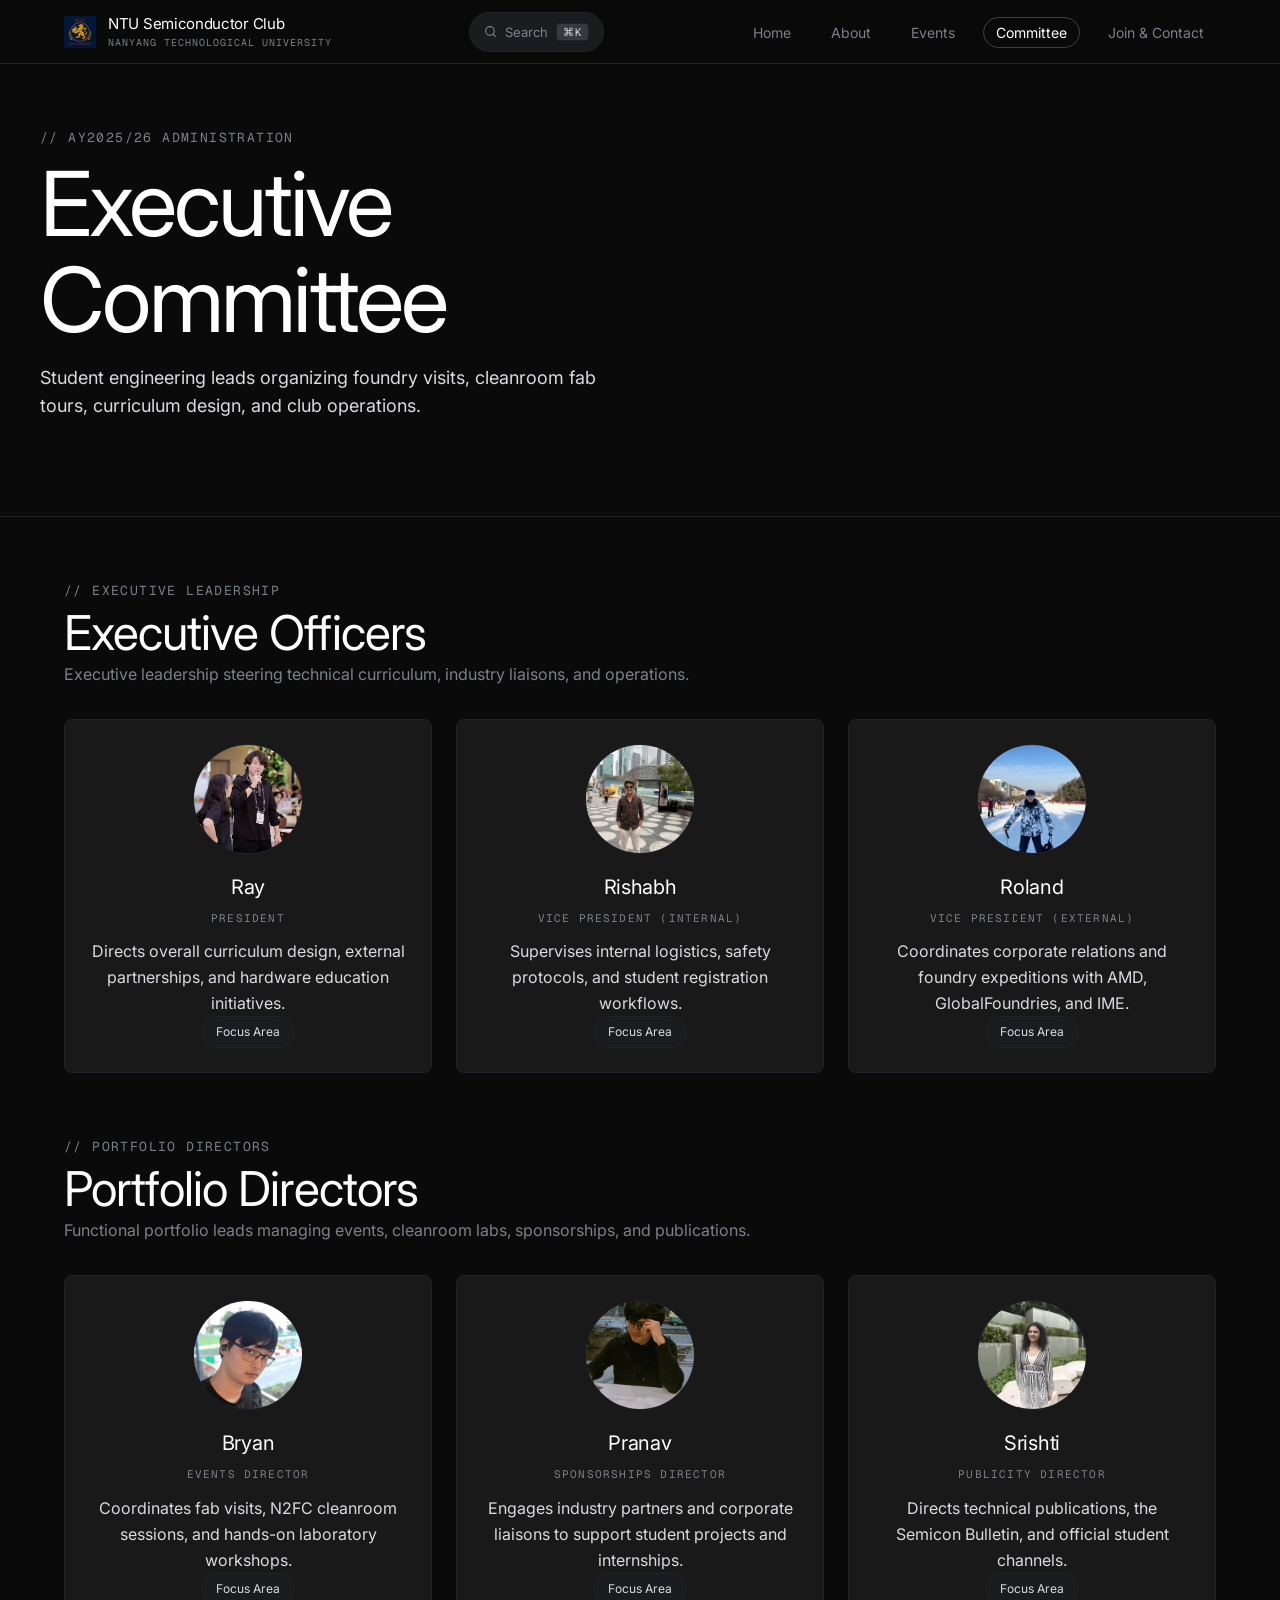
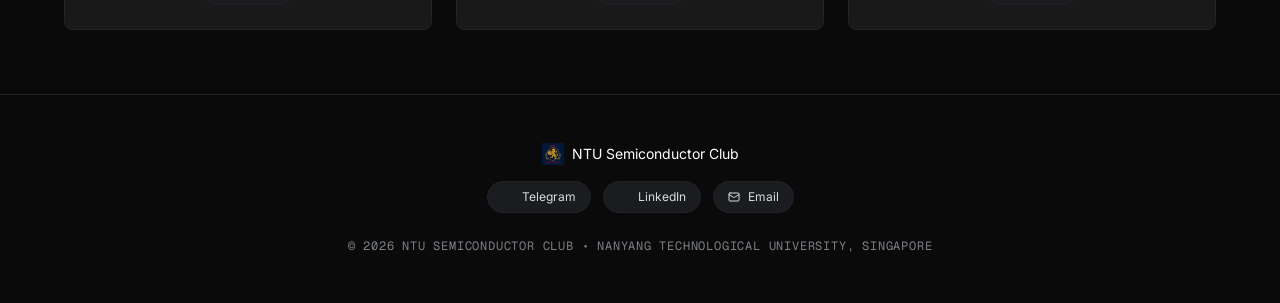
<file: committee.html>
<!DOCTYPE html>
<html lang="en">
<head>
  <meta charset="utf-8">
  <meta name="viewport" content="width=device-width, initial-scale=1">
  <title>Executive Committee | NTU Semiconductor Club | Student Leadership</title>
  <meta name="description" content="Meet the student executive committee and portfolio directors of NTU Semiconductor Club leading curriculum design, cleanroom tours, and industry partnerships.">
  <meta name="keywords" content="NTU Semiconductor Club, Nanyang Technological University, IC Design, VLSI, Cleanroom, Fabrication, N2FC, AMD Singapore, GlobalFoundries, A*STAR IME, CUDA, GPU acceleration, Embedded firmware, Microelectronics, Singapore">
  <meta name="robots" content="index, follow, max-image-preview:large, max-snippet:-1, max-video-preview:-1">
  <link rel="canonical" href="https://ntu-semiconductor-club.github.io/clubweb/committee.html">

  <!-- Open Graph -->
  <meta property="og:site_name" content="NTU Semiconductor Club">
  <meta property="og:locale" content="en_SG">
  <meta property="og:type" content="website">
  <meta property="og:url" content="https://ntu-semiconductor-club.github.io/clubweb/committee.html">
  <meta property="og:title" content="Executive Committee | NTU Semiconductor Club | Student Leadership">
  <meta property="og:description" content="Meet the student executive committee and portfolio directors of NTU Semiconductor Club leading curriculum design, cleanroom tours, and industry partnerships.">
  <meta property="og:image" content="https://ntu-semiconductor-club.github.io/clubweb/images/committee/president.jpg">
  <meta property="og:image:alt" content="NTU Semiconductor Club Executive Committee">

  <!-- Twitter Cards -->
  <meta name="twitter:card" content="summary_large_image">
  <meta name="twitter:title" content="Executive Committee | NTU Semiconductor Club | Student Leadership">
  <meta name="twitter:description" content="Meet the student executive committee and portfolio directors of NTU Semiconductor Club leading curriculum design, cleanroom tours, and industry partnerships.">
  <meta name="twitter:image" content="https://ntu-semiconductor-club.github.io/clubweb/images/committee/president.jpg">
  <meta name="twitter:image:alt" content="NTU Semiconductor Club Executive Committee">

  <!-- Favicon -->
  <link rel="icon" type="image/png" href="images/logo.png">

  <!-- Google Fonts: Inter & Geist Mono -->
  <link rel="preconnect" href="https://fonts.googleapis.com">
  <link rel="preconnect" href="https://fonts.gstatic.com" crossorigin>
  <link href="https://fonts.googleapis.com/css2?family=Geist+Mono:wght@400;500&amp;family=Inter:wght@400;500&amp;display=swap" rel="stylesheet">
  
  <!-- Stylesheet -->
  <link rel="stylesheet" href="assets/css/main.css">

  <!-- Schema.org Structured Data: ItemList of Committee Members -->
  <script type="application/ld+json">
  {
    "@context": "https://schema.org",
    "@type": "ItemList",
    "name": "Executive Committee | NTU Semiconductor Club",
    "description": "Student executive leadership and portfolio directors of the NTU Semiconductor Club.",
    "itemListElement": [
      {
        "@type": "ListItem",
        "position": 1,
        "item": {
          "@type": "Person",
          "name": "Ray",
          "jobTitle": "President & Curriculum Lead",
          "description": "Directs club strategy, semiconductor curriculum architecture, and external partner relations with AI Singapore (AISG) and semiconductor foundries.",
          "image": "https://ntu-semiconductor-club.github.io/clubweb/images/committee/president.jpg",
          "worksFor": {
            "@type": "EducationalOrganization",
            "name": "NTU Semiconductor Club",
            "url": "https://ntu-semiconductor-club.github.io/clubweb/"
          }
        }
      },
      {
        "@type": "ListItem",
        "position": 2,
        "item": {
          "@type": "Person",
          "name": "Rishabh",
          "jobTitle": "Vice President (Internal) & Operations Lead",
          "description": "Manages internal operations, registration workflows, safety orientations, and cleanroom visit coordination.",
          "image": "https://ntu-semiconductor-club.github.io/clubweb/images/committee/rishabh.jpg",
          "worksFor": {
            "@type": "EducationalOrganization",
            "name": "NTU Semiconductor Club",
            "url": "https://ntu-semiconductor-club.github.io/clubweb/"
          }
        }
      },
      {
        "@type": "ListItem",
        "position": 3,
        "item": {
          "@type": "Person",
          "name": "Roland",
          "jobTitle": "Vice President (External) & Foundry Relations Lead",
          "description": "Coordinates corporate outreach and technical visits to semiconductor leaders including AMD, GlobalFoundries, and A*STAR IME.",
          "image": "https://ntu-semiconductor-club.github.io/clubweb/images/committee/roland.jpg",
          "worksFor": {
            "@type": "EducationalOrganization",
            "name": "NTU Semiconductor Club",
            "url": "https://ntu-semiconductor-club.github.io/clubweb/"
          }
        }
      },
      {
        "@type": "ListItem",
        "position": 4,
        "item": {
          "@type": "Person",
          "name": "Bryan",
          "jobTitle": "Events Director & Cleanroom Tours Lead",
          "description": "Organizes technical workshops, cleanroom fab tours at N2FC, and practical hardware labs across wafer processing and testing.",
          "image": "https://ntu-semiconductor-club.github.io/clubweb/images/committee/bryan.jpg",
          "worksFor": {
            "@type": "EducationalOrganization",
            "name": "NTU Semiconductor Club",
            "url": "https://ntu-semiconductor-club.github.io/clubweb/"
          }
        }
      },
      {
        "@type": "ListItem",
        "position": 5,
        "item": {
          "@type": "Person",
          "name": "Pranav",
          "jobTitle": "Sponsorships Director & Corporate Lead",
          "description": "Connects industry sponsors and corporate partners to club activities, supporting student projects and internship pipelines.",
          "image": "https://ntu-semiconductor-club.github.io/clubweb/images/committee/pranav.jpg",
          "worksFor": {
            "@type": "EducationalOrganization",
            "name": "NTU Semiconductor Club",
            "url": "https://ntu-semiconductor-club.github.io/clubweb/"
          }
        }
      },
      {
        "@type": "ListItem",
        "position": 6,
        "item": {
          "@type": "Person",
          "name": "Srishti",
          "jobTitle": "Publicity Director & Bulletin Lead",
          "description": "Directs technical publications, social channels, and release of the Semicon Bulletin covering club expeditions and technical insights.",
          "image": "https://ntu-semiconductor-club.github.io/clubweb/images/committee/srishti.jpg",
          "worksFor": {
            "@type": "EducationalOrganization",
            "name": "NTU Semiconductor Club",
            "url": "https://ntu-semiconductor-club.github.io/clubweb/"
          }
        }
      }
    ]
  }
  </script>
</head>

<body>

  <div id="wrapper">

    <!-- Navigation Bar -->
    <nav id="nav" role="navigation" aria-label="Main Navigation">
      <div class="nav-container">
        <a href="index.html" class="nav-brand">
          <img src="images/logo.png" alt="NTU Semiconductor Club Logo" class="nav-brand-img">
          <div class="nav-brand-text">
            <span class="nav-brand-title">NTU Semiconductor Club</span>
            <span class="nav-brand-sub">Nanyang Technological University</span>
          </div>
        </a>

        <div class="nav-actions">
          <button class="nav-search-btn" id="open-command-palette" aria-label="Open Command Palette (Cmd+K)">
            <svg class="xai-icon" width="14" height="14" viewBox="0 0 24 24"><circle cx="11" cy="11" r="8"></circle><line x1="21" y1="21" x2="16.65" y2="16.65"></line></svg>
            <span class="nav-search-text">Search</span>
            <kbd class="nav-search-kbd">⌘K</kbd>
          </button>
          <button class="mobile-toggle" aria-label="Toggle navigation menu" aria-expanded="false">
            <svg class="xai-icon" width="16" height="16" viewBox="0 0 24 24"><line x1="3" y1="12" x2="21" y2="12"></line><line x1="3" y1="6" x2="21" y2="6"></line><line x1="3" y1="18" x2="21" y2="18"></line></svg>
          </button>
        </div>

        <ul>
          <li><a href="index.html">Home</a></li>
          <li><a href="about.html">About</a></li>
          <li><a href="events.html">Events</a></li>
          <li><a href="committee.html" class="active">Committee</a></li>
          <li><a href="join.html">Join & Contact</a></li>
        </ul>
      </div>
    </nav>

    <!-- Hero Band -->
    <header class="hero">
      <div class="hero-container">
        <div class="hero-content">
          <span class="eyebrow-mono">// AY2025/26 ADMINISTRATION</span>
          <h1>Executive Committee</h1>
          <p>Student engineering leads organizing foundry visits, cleanroom fab tours, curriculum design, and club operations.</p>
        </div>
      </div>
    </header>

    <main>
      <!-- Executive Committee -->
      <section class="section">
        <span class="eyebrow-mono">// EXECUTIVE LEADERSHIP</span>
        <div class="section-header">
          <h2>Executive Officers</h2>
          <p>Executive leadership steering technical curriculum, industry liaisons, and operations.</p>
        </div>

        <div class="grid-3">
          <div class="person-card">
            <div class="person-avatar">
              <img src="images/committee/president.jpg" alt="Ray - President" loading="lazy">
            </div>
            <h3 class="person-name">Ray</h3>
            <span class="person-role">PRESIDENT</span>
            <p>Directs overall curriculum design, external partnerships, and hardware education initiatives.</p>
            <button class="btn btn-secondary btn-sm" data-layer-target="layer-ray" aria-expanded="false">
              Focus Area
            </button>
          </div>

          <div class="person-card">
            <div class="person-avatar">
              <img src="images/committee/rishabh.jpg" alt="Rishabh - Vice President (Internal)" loading="lazy">
            </div>
            <h3 class="person-name">Rishabh</h3>
            <span class="person-role">VICE PRESIDENT (INTERNAL)</span>
            <p>Supervises internal logistics, safety protocols, and student registration workflows.</p>
            <button class="btn btn-secondary btn-sm" data-layer-target="layer-rishabh" aria-expanded="false">
              Focus Area
            </button>
          </div>

          <div class="person-card">
            <div class="person-avatar">
              <img src="images/committee/roland.jpg" alt="Roland - Vice President (External)" loading="lazy">
            </div>
            <h3 class="person-name">Roland</h3>
            <span class="person-role">VICE PRESIDENT (EXTERNAL)</span>
            <p>Coordinates corporate relations and foundry expeditions with AMD, GlobalFoundries, and IME.</p>
            <button class="btn btn-secondary btn-sm" data-layer-target="layer-roland" aria-expanded="false">
              Focus Area
            </button>
          </div>
        </div>
      </section>

      <!-- Portfolio Leads -->
      <section class="section" style="padding-top: 0;">
        <span class="eyebrow-mono">// PORTFOLIO DIRECTORS</span>
        <div class="section-header">
          <h2>Portfolio Directors</h2>
          <p>Functional portfolio leads managing events, cleanroom labs, sponsorships, and publications.</p>
        </div>

        <div class="grid-3">
          <div class="person-card">
            <div class="person-avatar">
              <img src="images/committee/bryan.jpg" alt="Bryan - Events Lead" loading="lazy">
            </div>
            <h3 class="person-name">Bryan</h3>
            <span class="person-role">EVENTS DIRECTOR</span>
            <p>Coordinates fab visits, N2FC cleanroom sessions, and hands-on laboratory workshops.</p>
            <button class="btn btn-secondary btn-sm" data-layer-target="layer-bryan" aria-expanded="false">
              Focus Area
            </button>
          </div>

          <div class="person-card">
            <div class="person-avatar">
              <img src="images/committee/pranav.jpg" alt="Pranav - Sponsorships Lead" loading="lazy">
            </div>
            <h3 class="person-name">Pranav</h3>
            <span class="person-role">SPONSORSHIPS DIRECTOR</span>
            <p>Engages industry partners and corporate liaisons to support student projects and internships.</p>
            <button class="btn btn-secondary btn-sm" data-layer-target="layer-pranav" aria-expanded="false">
              Focus Area
            </button>
          </div>

          <div class="person-card">
            <div class="person-avatar">
              <img src="images/committee/srishti.jpg" alt="Srishti - Publicity Lead" loading="lazy">
            </div>
            <h3 class="person-name">Srishti</h3>
            <span class="person-role">PUBLICITY DIRECTOR</span>
            <p>Directs technical publications, the Semicon Bulletin, and official student channels.</p>
            <button class="btn btn-secondary btn-sm" data-layer-target="layer-srishti" aria-expanded="false">
              Focus Area
            </button>
          </div>
        </div>
      </section>

      <!-- Popover Layers (xAI Hairline Chrome) -->
      <div id="layer-ray" class="popover-layer" role="tooltip">
        <h4 class="popover-layer-title">Ray</h4>
        <div class="popover-layer-role">PRESIDENT &bull; CURRICULUM LEAD</div>
        <p>Directs club strategy, semiconductor curriculum architecture, and external partner relations with AI Singapore (AISG) and semiconductor foundries.</p>
        <div class="tags-cluster" style="margin-top: 12px;">
          <span class="tag-mono">IC DESIGN</span>
          <span class="tag-mono">CUDA GPU</span>
          <span class="tag-mono">CURRICULUM</span>
        </div>
      </div>

      <div id="layer-rishabh" class="popover-layer" role="tooltip">
        <h4 class="popover-layer-title">Rishabh</h4>
        <div class="popover-layer-role">VP INTERNAL &bull; OPERATIONS</div>
        <p>Manages internal operations, registration workflows, safety orientations, and cleanroom visit coordination.</p>
        <div class="tags-cluster" style="margin-top: 12px;">
          <span class="tag-mono">OPERATIONS</span>
          <span class="tag-mono">CLEANROOM SAFETY</span>
          <span class="tag-mono">LOGISTICS</span>
        </div>
      </div>

      <div id="layer-roland" class="popover-layer" role="tooltip">
        <h4 class="popover-layer-title">Roland</h4>
        <div class="popover-layer-role">VP EXTERNAL &bull; FOUNDRY RELATIONS</div>
        <p>Coordinates corporate outreach and technical visits to semiconductor leaders including AMD, GlobalFoundries, and A*STAR IME.</p>
        <div class="tags-cluster" style="margin-top: 12px;">
          <span class="tag-mono">FOUNDRY RELATIONS</span>
          <span class="tag-mono">AMD &amp; GF EXPEDITIONS</span>
        </div>
      </div>

      <div id="layer-bryan" class="popover-layer" role="tooltip">
        <h4 class="popover-layer-title">Bryan</h4>
        <div class="popover-layer-role">EVENTS DIRECTOR &bull; CLEANROOM TOURS</div>
        <p>Organizes technical workshops, cleanroom fab tours at N2FC, and practical hardware labs across wafer processing and testing.</p>
        <div class="tags-cluster" style="margin-top: 12px;">
          <span class="tag-mono">N2FC CLEANROOM</span>
          <span class="tag-mono">WAFER FAB LABS</span>
        </div>
      </div>

      <div id="layer-pranav" class="popover-layer" role="tooltip">
        <h4 class="popover-layer-title">Pranav</h4>
        <div class="popover-layer-role">SPONSORSHIPS DIRECTOR &bull; CORPORATE</div>
        <p>Connects industry sponsors and corporate partners to club activities, supporting student projects and internship pipelines.</p>
        <div class="tags-cluster" style="margin-top: 12px;">
          <span class="tag-mono">SPONSORSHIPS</span>
          <span class="tag-mono">INTERNSHIPS</span>
        </div>
      </div>

      <div id="layer-srishti" class="popover-layer" role="tooltip">
        <h4 class="popover-layer-title">Srishti</h4>
        <div class="popover-layer-role">PUBLICITY DIRECTOR &bull; BULLETIN</div>
        <p>Directs technical publications, social channels, and release of the Semicon Bulletin covering club expeditions and technical insights.</p>
        <div class="tags-cluster" style="margin-top: 12px;">
          <span class="tag-mono">SEMICON BULLETIN</span>
          <span class="tag-mono">PUBLICATIONS</span>
        </div>
      </div>
    </main>

    <!-- Footer -->
    <footer>
      <div class="footer-container">
        <div class="footer-brand">
          <img src="images/logo.png" alt="NTU Semiconductor Club Logo">
          <span>NTU Semiconductor Club</span>
        </div>
        <div class="footer-links">
          <a href="https://t.me/+Wsb5No5hvnxlMjRl" target="_blank" rel="noopener" class="btn btn-secondary btn-sm">
            <svg class="xai-icon" width="13" height="13" viewBox="0 0 24 24" fill="currentColor"><path d="M12 2C6.48 2 2 6.48 2 12s4.48 10 10 10 10-4.48 10-10S17.52 2 12 2zm4.64 6.8c-.15 1.58-.8 5.42-1.13 7.19-.14.75-.42 1-.68 1.03-.58.05-1.02-.38-1.58-.75-.88-.58-1.38-.94-2.23-1.5-.99-.65-.35-1.01.22-1.59.15-.15 2.71-2.48 2.76-2.69a.2.2 0 00-.05-.18c-.06-.05-.14-.03-.21-.02-.09.02-1.49.95-4.22 2.79-.4.27-.76.41-1.08.4-.36-.01-1.04-.2-1.55-.37-.63-.2-1.12-.31-1.08-.66.02-.18.27-.36.74-.55 2.92-1.27 4.86-2.11 5.83-2.51 2.78-1.16 3.35-1.36 3.73-1.36.08 0 .27.02.39.12.1.08.13.19.14.27-.01.06.01.24 0 .38z"/></svg>
            Telegram
          </a>
          <a href="https://www.linkedin.com/company/ntu-semiconductor-club/" target="_blank" rel="noopener" class="btn btn-secondary btn-sm">
            <svg class="xai-icon" width="13" height="13" viewBox="0 0 24 24" fill="currentColor"><path d="M19 3a2 2 0 0 1 2 2v14a2 2 0 0 1-2 2H5a2 2 0 0 1-2-2V5a2 2 0 0 1 2-2h14m-.5 15.5v-5.3a3.26 3.26 0 0 0-3.26-3.26c-.85 0-1.84.52-2.28 1.3v-1.11h-2.79v8.37h2.79v-4.93c0-.77.62-1.4 1.39-1.4a1.4 1.4 0 0 1 1.4 1.4v4.93h2.75M6.46 8.76a1.68 1.68 0 0 0 1.68-1.68c0-.93-.75-1.69-1.68-1.69a1.69 1.69 0 0 0-1.69 1.69c0 .93.76 1.68 1.69 1.68m1.39 9.94v-8.37H5.07v8.37h2.78z"/></svg>
            LinkedIn
          </a>
          <a href="mailto:ntu.semiconductor.club@ntu.edu.sg" class="btn btn-secondary btn-sm">
            <svg class="xai-icon" width="13" height="13" viewBox="0 0 24 24"><rect x="2" y="4" width="20" height="16" rx="2"></rect><path d="m22 7-8.97 5.7a1.94 1.94 0 0 1-2.06 0L2 7"></path></svg>
            Email
          </a>
        </div>
        <div class="footer-copy">
          &copy; 2026 NTU SEMICONDUCTOR CLUB &bull; NANYANG TECHNOLOGICAL UNIVERSITY, SINGAPORE
        </div>
      </div>
    </footer>

  </div>

  <script src="assets/js/main.js"></script>
</body>
</html>
</file>
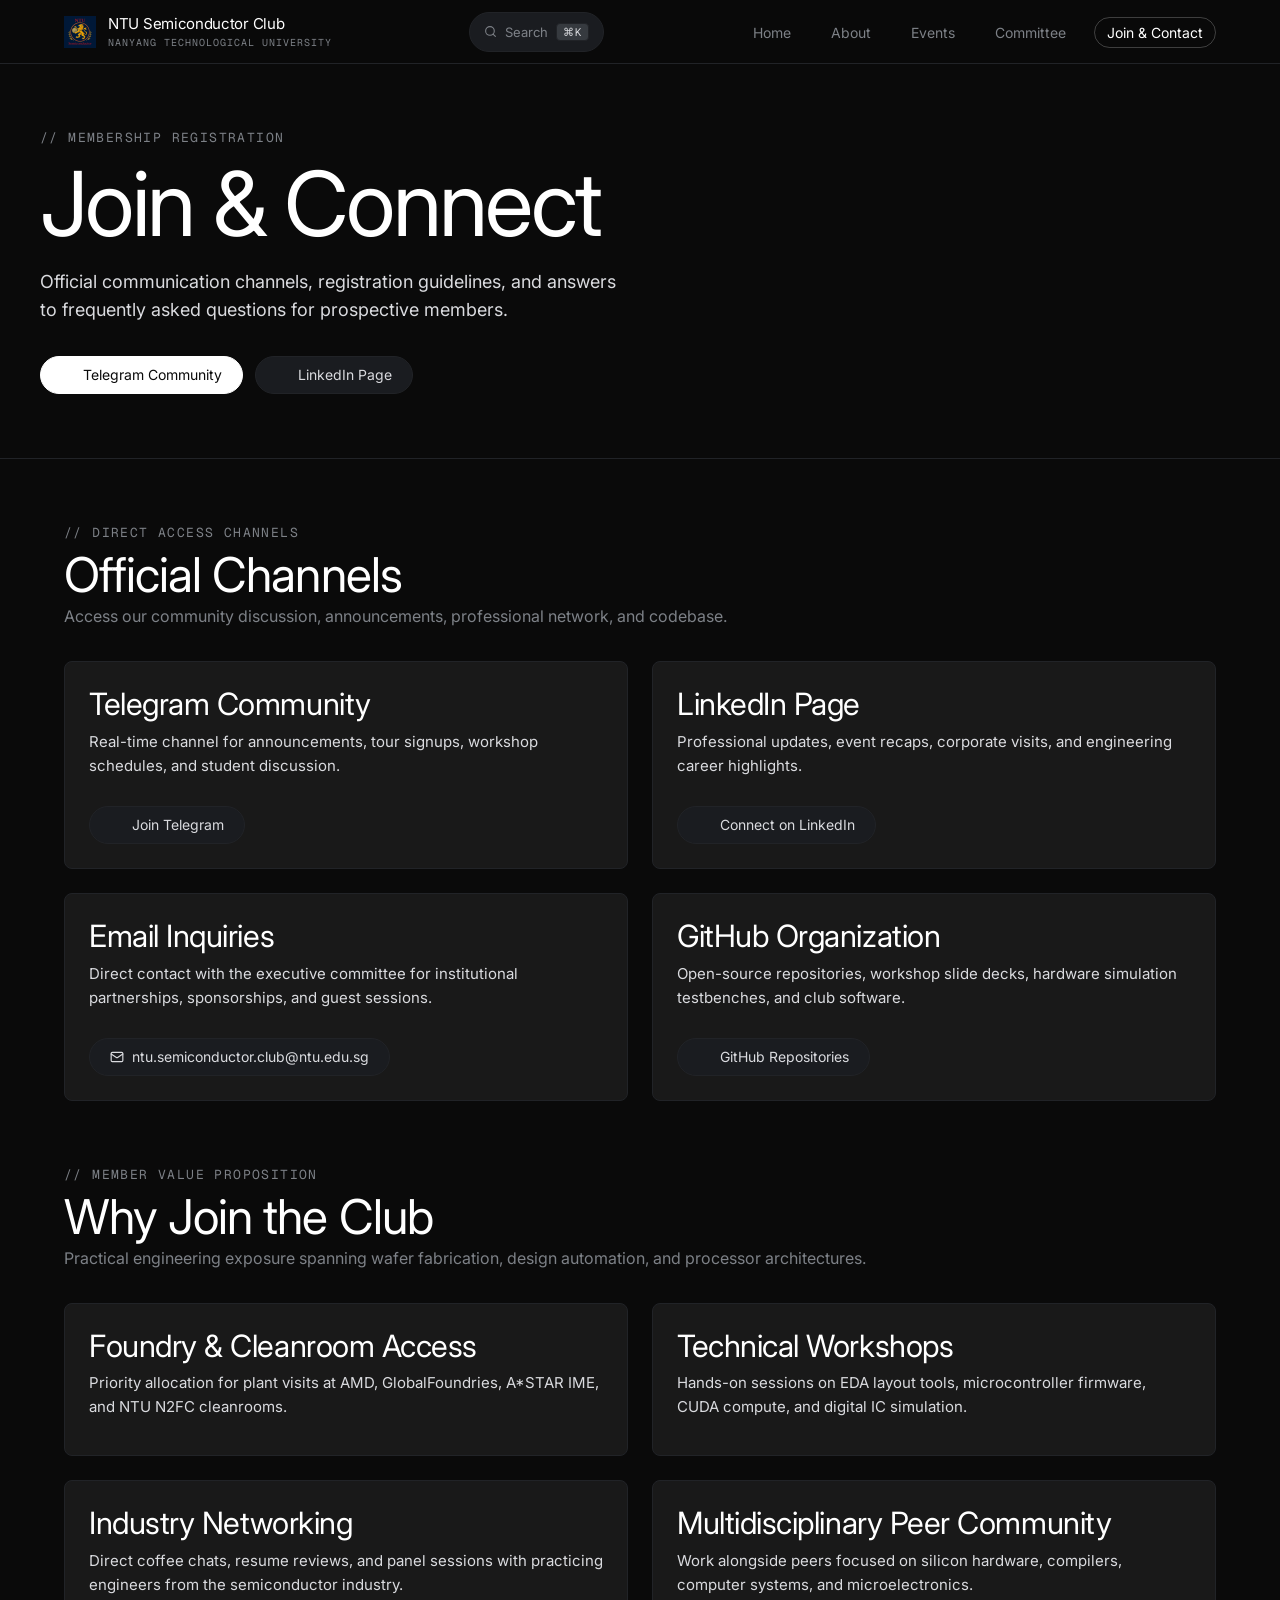
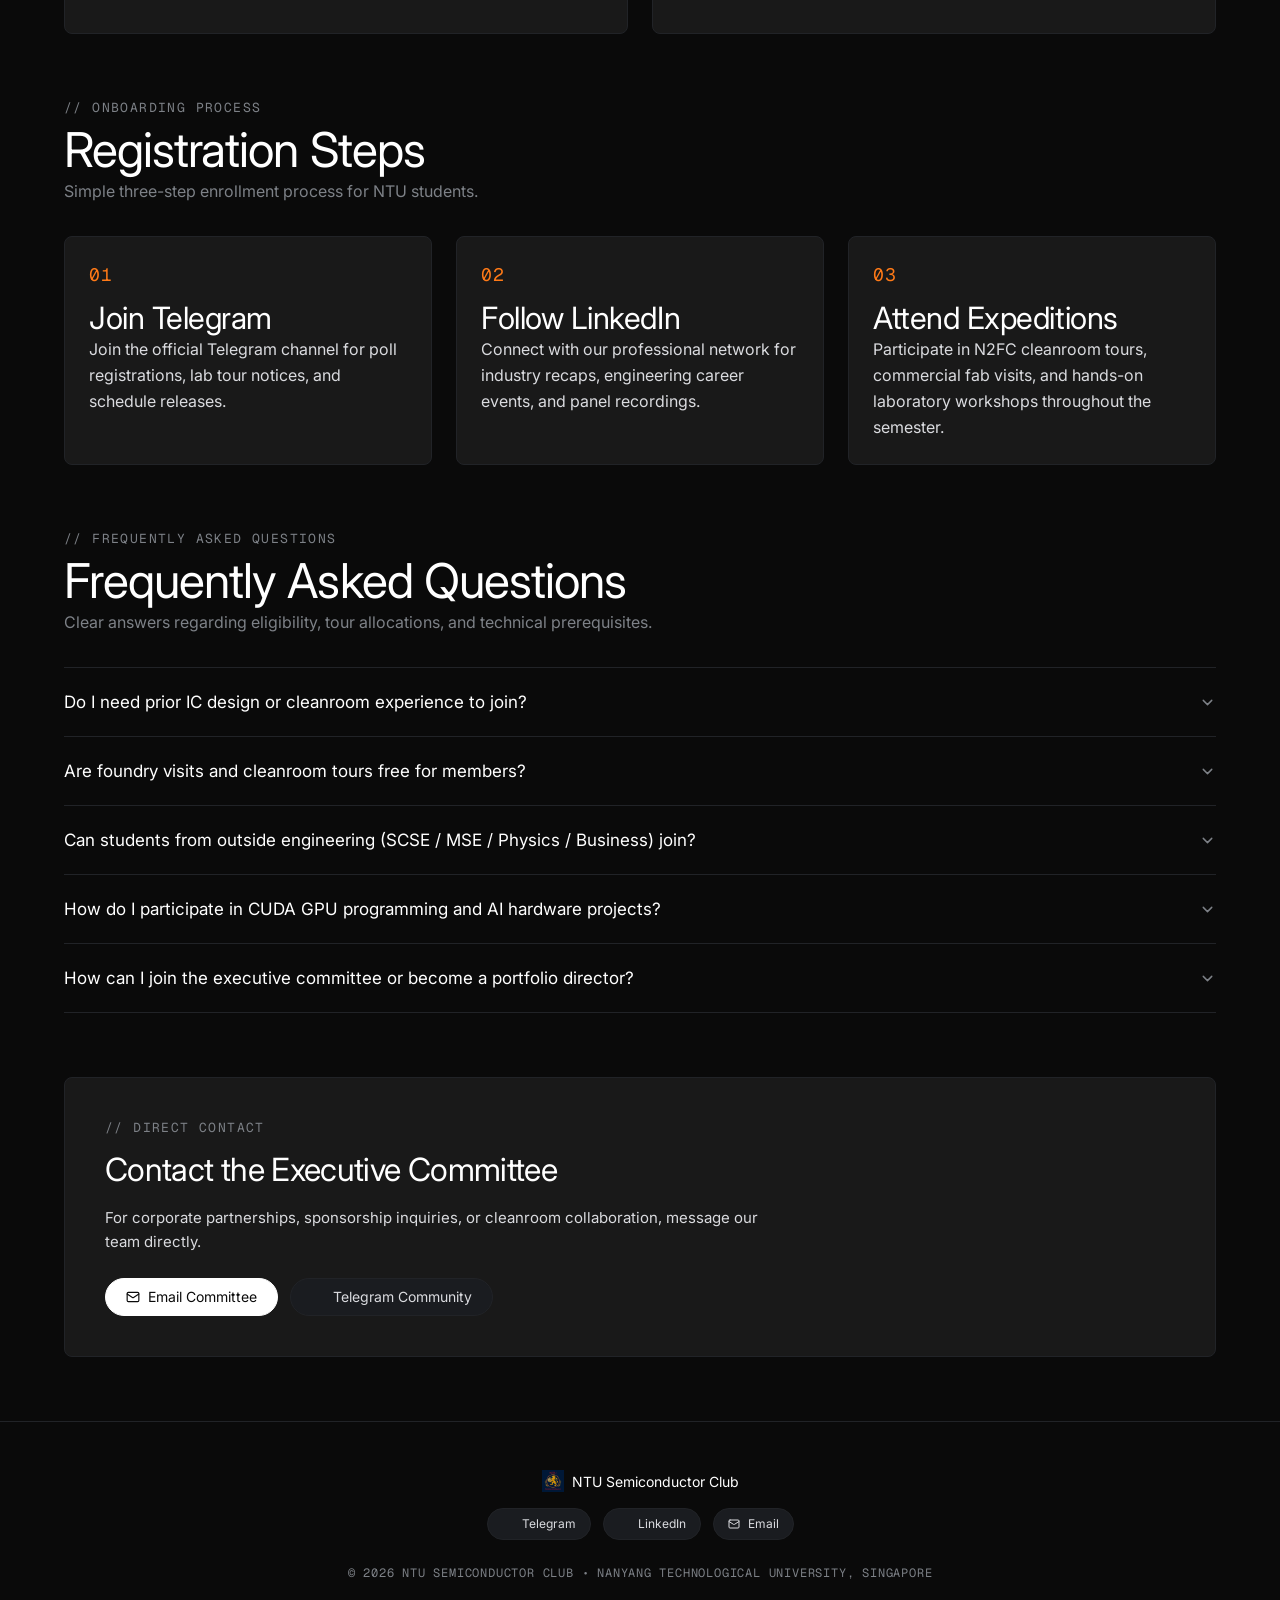
<file: join.html>
<!DOCTYPE html>
<html lang="en">
<head>
  <meta charset="utf-8">
  <meta name="viewport" content="width=device-width, initial-scale=1">
  <title>Join &amp; Contact | NTU Semiconductor Club | Membership Registration &amp; FAQ</title>
  <meta name="description" content="Connect with NTU Semiconductor Club via Telegram, LinkedIn, email, or GitHub. Learn how to become a member and participate in full-stack semiconductor events.">
  <meta name="keywords" content="NTU Semiconductor Club, Nanyang Technological University, IC Design, VLSI, Cleanroom, Fabrication, N2FC, AMD Singapore, GlobalFoundries, A*STAR IME, CUDA, GPU acceleration, Embedded firmware, Microelectronics, Singapore">
  <meta name="robots" content="index, follow, max-image-preview:large, max-snippet:-1, max-video-preview:-1">
  <link rel="canonical" href="https://ntu-semiconductor-club.github.io/clubweb/join.html">

  <!-- Open Graph -->
  <meta property="og:site_name" content="NTU Semiconductor Club">
  <meta property="og:locale" content="en_SG">
  <meta property="og:type" content="website">
  <meta property="og:url" content="https://ntu-semiconductor-club.github.io/clubweb/join.html">
  <meta property="og:title" content="Join &amp; Contact | NTU Semiconductor Club | Membership Registration &amp; FAQ">
  <meta property="og:description" content="Connect with NTU Semiconductor Club via Telegram, LinkedIn, email, or GitHub. Learn how to become a member and participate in full-stack semiconductor events.">
  <meta property="og:image" content="https://ntu-semiconductor-club.github.io/clubweb/images/hero.jpg">
  <meta property="og:image:alt" content="Join NTU Semiconductor Club">

  <!-- Twitter Cards -->
  <meta name="twitter:card" content="summary_large_image">
  <meta name="twitter:title" content="Join &amp; Contact | NTU Semiconductor Club | Membership Registration &amp; FAQ">
  <meta name="twitter:description" content="Connect with NTU Semiconductor Club via Telegram, LinkedIn, email, or GitHub. Learn how to become a member and participate in full-stack semiconductor events.">
  <meta name="twitter:image" content="https://ntu-semiconductor-club.github.io/clubweb/images/hero.jpg">
  <meta name="twitter:image:alt" content="Join NTU Semiconductor Club">

  <!-- Favicon -->
  <link rel="icon" type="image/png" href="images/logo.png">

  <!-- Google Fonts: Inter & Geist Mono -->
  <link rel="preconnect" href="https://fonts.googleapis.com">
  <link rel="preconnect" href="https://fonts.gstatic.com" crossorigin>
  <link href="https://fonts.googleapis.com/css2?family=Geist+Mono:wght@400;500&amp;family=Inter:wght@400;500&amp;display=swap" rel="stylesheet">
  
  <!-- Stylesheet -->
  <link rel="stylesheet" href="assets/css/main.css">

  <!-- Schema.org Structured Data: FAQPage -->
  <script type="application/ld+json">
  {
    "@context": "https://schema.org",
    "@type": "FAQPage",
    "mainEntity": [
      {
        "@type": "Question",
        "name": "Do I need prior IC design or cleanroom experience to join?",
        "acceptedAnswer": {
          "@type": "Answer",
          "text": "No prior background is required. Workshops and cleanroom orientations start from first principles, teaching circuit basics, EDA workflows, and cleanroom gowning protocols from the ground up."
        }
      },
      {
        "@type": "Question",
        "name": "Are foundry visits and cleanroom tours free for members?",
        "acceptedAnswer": {
          "@type": "Answer",
          "text": "Yes. All club-organized visits to AMD, GlobalFoundries, A*STAR IME, and NTU N2FC cleanrooms are completely free for registered students. Spots are allocated via Telegram registration polls due to cleanroom gowning capacity limits."
        }
      },
      {
        "@type": "Question",
        "name": "Can students from outside engineering (SCSE / MSE / Physics / Business) join?",
        "acceptedAnswer": {
          "@type": "Answer",
          "text": "Yes. Microelectronics intersects computing systems (SCSE), materials science (MSE), device physics (SPMS), and supply chain management (NBS). Students across all academic years and disciplines are welcome."
        }
      },
      {
        "@type": "Question",
        "name": "How do I participate in CUDA GPU programming and AI hardware projects?",
        "acceptedAnswer": {
          "@type": "Answer",
          "text": "We partner with AI Singapore (AISG) and conduct practical CUDA workshops for deep learning acceleration. Session dates, test datasets, and GitHub repo links are published directly in our Telegram channel."
        }
      },
      {
        "@type": "Question",
        "name": "How can I join the executive committee or become a portfolio director?",
        "acceptedAnswer": {
          "@type": "Answer",
          "text": "Executive committee applications open before each academic semester. Active members who organize events or assist with workshop materials are eligible to apply for portfolio director roles."
        }
      }
    ]
  }
  </script>
</head>

<body>

  <div id="wrapper">

    <!-- Navigation Bar -->
    <nav id="nav" role="navigation" aria-label="Main Navigation">
      <div class="nav-container">
        <a href="index.html" class="nav-brand">
          <img src="images/logo.png" alt="NTU Semiconductor Club Logo" class="nav-brand-img">
          <div class="nav-brand-text">
            <span class="nav-brand-title">NTU Semiconductor Club</span>
            <span class="nav-brand-sub">Nanyang Technological University</span>
          </div>
        </a>

        <div class="nav-actions">
          <button class="nav-search-btn" id="open-command-palette" aria-label="Open Command Palette (Cmd+K)">
            <svg class="xai-icon" width="14" height="14" viewBox="0 0 24 24"><circle cx="11" cy="11" r="8"></circle><line x1="21" y1="21" x2="16.65" y2="16.65"></line></svg>
            <span class="nav-search-text">Search</span>
            <kbd class="nav-search-kbd">⌘K</kbd>
          </button>
          <button class="mobile-toggle" aria-expanded="false" aria-label="Toggle navigation menu">
            <svg class="xai-icon" width="16" height="16" viewBox="0 0 24 24"><line x1="3" y1="12" x2="21" y2="12"></line><line x1="3" y1="6" x2="21" y2="6"></line><line x1="3" y1="18" x2="21" y2="18"></line></svg>
          </button>
        </div>

        <ul>
          <li><a href="index.html">Home</a></li>
          <li><a href="about.html">About</a></li>
          <li><a href="events.html">Events</a></li>
          <li><a href="committee.html">Committee</a></li>
          <li><a href="join.html" class="active">Join & Contact</a></li>
        </ul>
      </div>
    </nav>

    <!-- Hero Band -->
    <header class="hero">
      <div class="hero-container">
        <div class="hero-content">
          <span class="eyebrow-mono">// MEMBERSHIP REGISTRATION</span>
          <h1>Join &amp; Connect</h1>
          <p>Official communication channels, registration guidelines, and answers to frequently asked questions for prospective members.</p>
          <div class="hero-actions">
            <a href="https://t.me/+Wsb5No5hvnxlMjRl" target="_blank" rel="noopener" class="btn btn-primary">
              <svg class="xai-icon" width="15" height="15" viewBox="0 0 24 24" fill="currentColor"><path d="M12 2C6.48 2 2 6.48 2 12s4.48 10 10 10 10-4.48 10-10S17.52 2 12 2zm4.64 6.8c-.15 1.58-.8 5.42-1.13 7.19-.14.75-.42 1-.68 1.03-.58.05-1.02-.38-1.58-.75-.88-.58-1.38-.94-2.23-1.5-.99-.65-.35-1.01.22-1.59.15-.15 2.71-2.48 2.76-2.69a.2.2 0 00-.05-.18c-.06-.05-.14-.03-.21-.02-.09.02-1.49.95-4.22 2.79-.4.27-.76.41-1.08.4-.36-.01-1.04-.2-1.55-.37-.63-.2-1.12-.31-1.08-.66.02-.18.27-.36.74-.55 2.92-1.27 4.86-2.11 5.83-2.51 2.78-1.16 3.35-1.36 3.73-1.36.08 0 .27.02.39.12.1.08.13.19.14.27-.01.06.01.24 0 .38z"/></svg>
              Telegram Community
            </a>
            <a href="https://www.linkedin.com/company/ntu-semiconductor-club/" target="_blank" rel="noopener" class="btn btn-secondary">
              <svg class="xai-icon" width="15" height="15" viewBox="0 0 24 24" fill="currentColor"><path d="M19 3a2 2 0 0 1 2 2v14a2 2 0 0 1-2 2H5a2 2 0 0 1-2-2V5a2 2 0 0 1 2-2h14m-.5 15.5v-5.3a3.26 3.26 0 0 0-3.26-3.26c-.85 0-1.84.52-2.28 1.3v-1.11h-2.79v8.37h2.79v-4.93c0-.77.62-1.4 1.39-1.4a1.4 1.4 0 0 1 1.4 1.4v4.93h2.75M6.46 8.76a1.68 1.68 0 0 0 1.68-1.68c0-.93-.75-1.69-1.68-1.69a1.69 1.69 0 0 0-1.69 1.69c0 .93.76 1.68 1.69 1.68m1.39 9.94v-8.37H5.07v8.37h2.78z"/></svg>
              LinkedIn Page
            </a>
          </div>
        </div>
      </div>
    </header>

    <main>
      <!-- Direct Contact Channels Grid -->
      <section class="section">
        <span class="eyebrow-mono">// DIRECT ACCESS CHANNELS</span>
        <div class="section-header">
          <h2>Official Channels</h2>
          <p>Access our community discussion, announcements, professional network, and codebase.</p>
        </div>

        <div class="grid">
          <!-- Telegram -->
          <div class="card">
            <h3>Telegram Community</h3>
            <p>Real-time channel for announcements, tour signups, workshop schedules, and student discussion.</p>
            <div style="margin-top: auto; padding-top: 16px;">
              <a href="https://t.me/+Wsb5No5hvnxlMjRl" target="_blank" rel="noopener" class="btn btn-secondary">
                <svg class="xai-icon" width="14" height="14" viewBox="0 0 24 24" fill="currentColor"><path d="M12 2C6.48 2 2 6.48 2 12s4.48 10 10 10 10-4.48 10-10S17.52 2 12 2zm4.64 6.8c-.15 1.58-.8 5.42-1.13 7.19-.14.75-.42 1-.68 1.03-.58.05-1.02-.38-1.58-.75-.88-.58-1.38-.94-2.23-1.5-.99-.65-.35-1.01.22-1.59.15-.15 2.71-2.48 2.76-2.69a.2.2 0 00-.05-.18c-.06-.05-.14-.03-.21-.02-.09.02-1.49.95-4.22 2.79-.4.27-.76.41-1.08.4-.36-.01-1.04-.2-1.55-.37-.63-.2-1.12-.31-1.08-.66.02-.18.27-.36.74-.55 2.92-1.27 4.86-2.11 5.83-2.51 2.78-1.16 3.35-1.36 3.73-1.36.08 0 .27.02.39.12.1.08.13.19.14.27-.01.06.01.24 0 .38z"/></svg>
                Join Telegram
              </a>
            </div>
          </div>

          <!-- LinkedIn -->
          <div class="card">
            <h3>LinkedIn Page</h3>
            <p>Professional updates, event recaps, corporate visits, and engineering career highlights.</p>
            <div style="margin-top: auto; padding-top: 16px;">
              <a href="https://www.linkedin.com/company/ntu-semiconductor-club/" target="_blank" rel="noopener" class="btn btn-secondary">
                <svg class="xai-icon" width="14" height="14" viewBox="0 0 24 24" fill="currentColor"><path d="M19 3a2 2 0 0 1 2 2v14a2 2 0 0 1-2 2H5a2 2 0 0 1-2-2V5a2 2 0 0 1 2-2h14m-.5 15.5v-5.3a3.26 3.26 0 0 0-3.26-3.26c-.85 0-1.84.52-2.28 1.3v-1.11h-2.79v8.37h2.79v-4.93c0-.77.62-1.4 1.39-1.4a1.4 1.4 0 0 1 1.4 1.4v4.93h2.75M6.46 8.76a1.68 1.68 0 0 0 1.68-1.68c0-.93-.75-1.69-1.68-1.69a1.69 1.69 0 0 0-1.69 1.69c0 .93.76 1.68 1.69 1.68m1.39 9.94v-8.37H5.07v8.37h2.78z"/></svg>
                Connect on LinkedIn
              </a>
            </div>
          </div>

          <!-- Email -->
          <div class="card">
            <h3>Email Inquiries</h3>
            <p>Direct contact with the executive committee for institutional partnerships, sponsorships, and guest sessions.</p>
            <div style="margin-top: auto; padding-top: 16px;">
              <a href="mailto:ntu.semiconductor.club@ntu.edu.sg" class="btn btn-secondary">
                <svg class="xai-icon" width="14" height="14" viewBox="0 0 24 24"><rect x="2" y="4" width="20" height="16" rx="2"></rect><path d="m22 7-8.97 5.7a1.94 1.94 0 0 1-2.06 0L2 7"></path></svg>
                ntu.semiconductor.club@ntu.edu.sg
              </a>
            </div>
          </div>

          <!-- GitHub -->
          <div class="card">
            <h3>GitHub Organization</h3>
            <p>Open-source repositories, workshop slide decks, hardware simulation testbenches, and club software.</p>
            <div style="margin-top: auto; padding-top: 16px;">
              <a href="https://github.com/NTU-Semiconductor-Club" target="_blank" rel="noopener" class="btn btn-secondary">
                <svg class="xai-icon" width="14" height="14" viewBox="0 0 24 24" fill="currentColor"><path fill-rule="evenodd" clip-rule="evenodd" d="M12 2C6.477 2 2 6.484 2 12.017c0 4.425 2.865 8.18 6.839 9.504.5.092.682-.217.682-.483 0-.237-.008-.868-.013-1.703-2.782.605-3.369-1.343-3.369-1.343-.454-1.158-1.11-1.466-1.11-1.466-.908-.62.069-.608.069-.608 1.003.07 1.53 1.032 1.53 1.032.892 1.53 2.341 1.088 2.91.832.092-.647.35-1.088.636-1.338-2.22-.253-4.555-1.113-4.555-4.951 0-1.093.39-1.988 1.029-2.688-.103-.253-.446-1.272.098-2.65 0 0 .84-.27 2.75 1.026A9.564 9.564 0 0112 6.844c.85.004 1.705.115 2.504.337 1.909-1.296 2.747-1.027 2.747-1.027.546 1.379.202 2.398.1 2.651.64.7 1.028 1.595 1.028 2.688 0 3.848-2.339 4.695-4.566 4.943.359.309.678.92.678 1.855 0 1.338-.012 2.419-.012 2.747 0 .268.18.58.688.482A10.019 10.019 0 0022 12.017C22 6.484 17.522 2 12 2z"/></svg>
                GitHub Repositories
              </a>
            </div>
          </div>
        </div>
      </section>

      <!-- Member Benefits -->
      <section class="section" style="padding-top: 0;">
        <span class="eyebrow-mono">// MEMBER VALUE PROPOSITION</span>
        <div class="section-header">
          <h2>Why Join the Club</h2>
          <p>Practical engineering exposure spanning wafer fabrication, design automation, and processor architectures.</p>
        </div>

        <div class="grid">
          <div class="card">
            <h3>Foundry &amp; Cleanroom Access</h3>
            <p>Priority allocation for plant visits at AMD, GlobalFoundries, A*STAR IME, and NTU N2FC cleanrooms.</p>
          </div>

          <div class="card">
            <h3>Technical Workshops</h3>
            <p>Hands-on sessions on EDA layout tools, microcontroller firmware, CUDA compute, and digital IC simulation.</p>
          </div>

          <div class="card">
            <h3>Industry Networking</h3>
            <p>Direct coffee chats, resume reviews, and panel sessions with practicing engineers from the semiconductor industry.</p>
          </div>

          <div class="card">
            <h3>Multidisciplinary Peer Community</h3>
            <p>Work alongside peers focused on silicon hardware, compilers, computer systems, and microelectronics.</p>
          </div>
        </div>
      </section>

      <!-- Onboarding Steps -->
      <section class="section" style="padding-top: 0;">
        <span class="eyebrow-mono">// ONBOARDING PROCESS</span>
        <div class="section-header">
          <h2>Registration Steps</h2>
          <p>Simple three-step enrollment process for NTU students.</p>
        </div>

        <div class="grid-3">
          <div class="step-card">
            <div class="step-badge">01</div>
            <h3>Join Telegram</h3>
            <p>Join the official Telegram channel for poll registrations, lab tour notices, and schedule releases.</p>
          </div>

          <div class="step-card">
            <div class="step-badge">02</div>
            <h3>Follow LinkedIn</h3>
            <p>Connect with our professional network for industry recaps, engineering career events, and panel recordings.</p>
          </div>

          <div class="step-card">
            <div class="step-badge">03</div>
            <h3>Attend Expeditions</h3>
            <p>Participate in N2FC cleanroom tours, commercial fab visits, and hands-on laboratory workshops throughout the semester.</p>
          </div>
        </div>
      </section>

      <!-- FAQ Accordion -->
      <section class="section" style="padding-top: 0;">
        <span class="eyebrow-mono">// FREQUENTLY ASKED QUESTIONS</span>
        <div class="section-header">
          <h2>Frequently Asked Questions</h2>
          <p>Clear answers regarding eligibility, tour allocations, and technical prerequisites.</p>
        </div>

        <div class="faq-accordion">
          <div class="faq-item">
            <button class="faq-trigger" aria-expanded="false">
              <span>Do I need prior IC design or cleanroom experience to join?</span>
              <svg class="xai-icon faq-icon" width="16" height="16" viewBox="0 0 24 24"><polyline points="6 9 12 15 18 9"></polyline></svg>
            </button>
            <div class="faq-body">
              <div class="faq-content">
                No prior background is required. Workshops and cleanroom orientations start from first principles, teaching circuit basics, EDA workflows, and cleanroom gowning protocols from the ground up.
              </div>
            </div>
          </div>

          <div class="faq-item">
            <button class="faq-trigger" aria-expanded="false">
              <span>Are foundry visits and cleanroom tours free for members?</span>
              <svg class="xai-icon faq-icon" width="16" height="16" viewBox="0 0 24 24"><polyline points="6 9 12 15 18 9"></polyline></svg>
            </button>
            <div class="faq-body">
              <div class="faq-content">
                Yes. All club-organized visits to AMD, GlobalFoundries, A*STAR IME, and NTU N2FC cleanrooms are completely free for registered students. Spots are allocated via Telegram registration polls due to cleanroom gowning capacity limits.
              </div>
            </div>
          </div>

          <div class="faq-item">
            <button class="faq-trigger" aria-expanded="false">
              <span>Can students from outside engineering (SCSE / MSE / Physics / Business) join?</span>
              <svg class="xai-icon faq-icon" width="16" height="16" viewBox="0 0 24 24"><polyline points="6 9 12 15 18 9"></polyline></svg>
            </button>
            <div class="faq-body">
              <div class="faq-content">
                Yes. Microelectronics intersects computing systems (SCSE), materials science (MSE), device physics (SPMS), and supply chain management (NBS). Students across all academic years and disciplines are welcome.
              </div>
            </div>
          </div>

          <div class="faq-item">
            <button class="faq-trigger" aria-expanded="false">
              <span>How do I participate in CUDA GPU programming and AI hardware projects?</span>
              <svg class="xai-icon faq-icon" width="16" height="16" viewBox="0 0 24 24"><polyline points="6 9 12 15 18 9"></polyline></svg>
            </button>
            <div class="faq-body">
              <div class="faq-content">
                We partner with AI Singapore (AISG) and conduct practical CUDA workshops for deep learning acceleration. Session dates, test datasets, and GitHub repo links are published directly in our Telegram channel.
              </div>
            </div>
          </div>

          <div class="faq-item">
            <button class="faq-trigger" aria-expanded="false">
              <span>How can I join the executive committee or become a portfolio director?</span>
              <svg class="xai-icon faq-icon" width="16" height="16" viewBox="0 0 24 24"><polyline points="6 9 12 15 18 9"></polyline></svg>
            </button>
            <div class="faq-body">
              <div class="faq-content">
                Executive committee applications open before each academic semester. Active members who organize events or assist with workshop materials are eligible to apply for portfolio director roles.
              </div>
            </div>
          </div>
        </div>
      </section>

      <!-- Direct Contact CTA Card -->
      <section class="section" style="padding-top: 0;">
        <div class="card" style="padding: 40px;">
          <span class="eyebrow-mono">// DIRECT CONTACT</span>
          <h2 style="font-size: 32px; margin-bottom: 12px;">Contact the Executive Committee</h2>
          <p style="max-width: 680px; margin-bottom: 24px;">For corporate partnerships, sponsorship inquiries, or cleanroom collaboration, message our team directly.</p>
          <div class="hero-actions">
            <a href="mailto:ntu.semiconductor.club@ntu.edu.sg" class="btn btn-primary">
              <svg class="xai-icon" width="15" height="15" viewBox="0 0 24 24"><rect x="2" y="4" width="20" height="16" rx="2"></rect><path d="m22 7-8.97 5.7a1.94 1.94 0 0 1-2.06 0L2 7"></path></svg>
              Email Committee
            </a>
            <a href="https://t.me/+Wsb5No5hvnxlMjRl" target="_blank" rel="noopener" class="btn btn-secondary">
              <svg class="xai-icon" width="15" height="15" viewBox="0 0 24 24" fill="currentColor"><path d="M12 2C6.48 2 2 6.48 2 12s4.48 10 10 10 10-4.48 10-10S17.52 2 12 2zm4.64 6.8c-.15 1.58-.8 5.42-1.13 7.19-.14.75-.42 1-.68 1.03-.58.05-1.02-.38-1.58-.75-.88-.58-1.38-.94-2.23-1.5-.99-.65-.35-1.01.22-1.59.15-.15 2.71-2.48 2.76-2.69a.2.2 0 00-.05-.18c-.06-.05-.14-.03-.21-.02-.09.02-1.49.95-4.22 2.79-.4.27-.76.41-1.08.4-.36-.01-1.04-.2-1.55-.37-.63-.2-1.12-.31-1.08-.66.02-.18.27-.36.74-.55 2.92-1.27 4.86-2.11 5.83-2.51 2.78-1.16 3.35-1.36 3.73-1.36.08 0 .27.02.39.12.1.08.13.19.14.27-.01.06.01.24 0 .38z"/></svg>
              Telegram Community
            </a>
          </div>
        </div>
      </section>
    </main>

    <!-- Footer -->
    <footer>
      <div class="footer-container">
        <div class="footer-brand">
          <img src="images/logo.png" alt="NTU Semiconductor Club Logo">
          <span>NTU Semiconductor Club</span>
        </div>
        <div class="footer-links">
          <a href="https://t.me/+Wsb5No5hvnxlMjRl" target="_blank" rel="noopener" class="btn btn-secondary btn-sm">
            <svg class="xai-icon" width="13" height="13" viewBox="0 0 24 24" fill="currentColor"><path d="M12 2C6.48 2 2 6.48 2 12s4.48 10 10 10 10-4.48 10-10S17.52 2 12 2zm4.64 6.8c-.15 1.58-.8 5.42-1.13 7.19-.14.75-.42 1-.68 1.03-.58.05-1.02-.38-1.58-.75-.88-.58-1.38-.94-2.23-1.5-.99-.65-.35-1.01.22-1.59.15-.15 2.71-2.48 2.76-2.69a.2.2 0 00-.05-.18c-.06-.05-.14-.03-.21-.02-.09.02-1.49.95-4.22 2.79-.4.27-.76.41-1.08.4-.36-.01-1.04-.2-1.55-.37-.63-.2-1.12-.31-1.08-.66.02-.18.27-.36.74-.55 2.92-1.27 4.86-2.11 5.83-2.51 2.78-1.16 3.35-1.36 3.73-1.36.08 0 .27.02.39.12.1.08.13.19.14.27-.01.06.01.24 0 .38z"/></svg>
            Telegram
          </a>
          <a href="https://www.linkedin.com/company/ntu-semiconductor-club/" target="_blank" rel="noopener" class="btn btn-secondary btn-sm">
            <svg class="xai-icon" width="13" height="13" viewBox="0 0 24 24" fill="currentColor"><path d="M19 3a2 2 0 0 1 2 2v14a2 2 0 0 1-2 2H5a2 2 0 0 1-2-2V5a2 2 0 0 1 2-2h14m-.5 15.5v-5.3a3.26 3.26 0 0 0-3.26-3.26c-.85 0-1.84.52-2.28 1.3v-1.11h-2.79v8.37h2.79v-4.93c0-.77.62-1.4 1.39-1.4a1.4 1.4 0 0 1 1.4 1.4v4.93h2.75M6.46 8.76a1.68 1.68 0 0 0 1.68-1.68c0-.93-.75-1.69-1.68-1.69a1.69 1.69 0 0 0-1.69 1.69c0 .93.76 1.68 1.69 1.68m1.39 9.94v-8.37H5.07v8.37h2.78z"/></svg>
            LinkedIn
          </a>
          <a href="mailto:ntu.semiconductor.club@ntu.edu.sg" class="btn btn-secondary btn-sm">
            <svg class="xai-icon" width="13" height="13" viewBox="0 0 24 24"><rect x="2" y="4" width="20" height="16" rx="2"></rect><path d="m22 7-8.97 5.7a1.94 1.94 0 0 1-2.06 0L2 7"></path></svg>
            Email
          </a>
        </div>
        <div class="footer-copy">
          &copy; 2026 NTU SEMICONDUCTOR CLUB &bull; NANYANG TECHNOLOGICAL UNIVERSITY, SINGAPORE
        </div>
      </div>
    </footer>

  </div>

  <script src="assets/js/main.js"></script>
</body>
</html>
</file>
<file: assets/css/main.css>
/* ==========================================================================
   xAI DESIGN SYSTEM SPECIFICATION (clubweb)
   Stark monochrome, futuristic minimalism, engineered restraint.
   Aligned strictly with getdesign.md/x.ai/design-md
   ========================================================================== */

:root {
  color-scheme: dark;

  /* --- 1. Surfaces & Canvas --- */
  --color-canvas: #0a0a0a;
  --color-canvas-soft: #1a1c20;
  --color-canvas-card: #191919;
  --color-canvas-mid: #363a3f;
  --color-hairline: #212327;

  /* --- 2. Text & Ink --- */
  --color-primary: #ffffff;
  --color-on-primary: #0a0a0a;
  --color-ink: #ffffff;
  --color-ink-hover: #fafaf7;
  --color-body: #dadbdf;
  --color-body-mid: #7d8187;
  --color-mute: #7d8187;

  /* --- 3. Borders & Translucency --- */
  --color-border: #212327;
  --color-border-pill: rgba(255, 255, 255, 0.22);
  --color-border-pill-hover: rgba(255, 255, 255, 0.65);

  /* --- 4. Sparse Illustrative Accents --- */
  --color-accent-sunset: #ff7a17;
  --color-accent-sunset-soft: #ffc285;
  --color-accent-dusk: #7c3aed;
  --color-accent-twilight: #c4b5fd;
  --color-accent-breeze: #a0c3ec;
  --color-accent-midnight: #0d1726;

  /* --- 5. Spacing Ladder (Base 4px) --- */
  --spacing-xxs: 2px;
  --spacing-xs: 4px;
  --spacing-sm: 8px;
  --spacing-md: 12px;
  --spacing-lg: 16px;
  --spacing-xl: 24px;
  --spacing-2xl: 32px;
  --spacing-3xl: 48px;
  --spacing-4xl: 64px;

  /* --- 6. Border Radii --- */
  --rounded-none: 0px;
  --rounded-sm: 8px;
  --rounded-pill: 9999px;
  --rounded-full: 9999px;

  /* --- 7. Typography Stacks --- */
  --font-sans: 'Inter', system-ui, -apple-system, BlinkMacSystemFont, "Segoe UI", Roboto, sans-serif;
  --font-mono: 'Geist Mono', 'SF Mono', 'JetBrains Mono', ui-monospace, Menlo, Monaco, Consolas, monospace;

  --nav-height: 64px;
}

/* ==================== GLOBAL BASE RESET ==================== */
*, *::before, *::after {
  box-sizing: border-box;
  margin: 0;
  padding: 0;
}

html {
  font-family: var(--font-sans);
  background-color: var(--color-canvas);
  color: var(--color-body);
  font-size: 16px;
  line-height: 1.5;
  -webkit-font-smoothing: antialiased;
  -moz-osx-font-smoothing: grayscale;
  scroll-behavior: smooth;
  height: 100%;
}

body {
  background-color: var(--color-canvas);
  color: var(--color-body);
  font-family: var(--font-sans);
  font-weight: 400;
  min-height: 100vh;
  display: flex;
  flex-direction: column;
  overflow-x: hidden;
  overflow-wrap: break-word;
}

#wrapper {
  display: flex;
  flex-direction: column;
  min-height: 100vh;
  width: 100%;
}

main {
  flex: 1 0 auto;
}

img {
  max-width: 100%;
  height: auto;
  display: block;
}

a {
  color: inherit;
  text-decoration: none;
  transition: color 0.15s ease, border-color 0.15s ease, opacity 0.15s ease;
}

/* ==================== SVG ICONS ==================== */
.xai-icon {
  display: inline-block;
  width: 1em;
  height: 1em;
  stroke-width: 2;
  stroke: currentColor;
  fill: none;
  stroke-linecap: round;
  stroke-linejoin: round;
  vertical-align: middle;
  flex-shrink: 0;
}

.xai-icon[fill="currentColor"] {
  stroke: none;
}

/* ==================== TYPOGRAPHY HIERARCHY ====================
   Strict regular weight 400. Negative tracking on displays.
   ============================================================== */

h1, h2, h3, h4, h5, h6 {
  font-family: var(--font-sans);
  font-weight: 400 !important;
  color: var(--color-ink);
  line-height: 1.15;
}

/* display-xl: Hero scale */
.display-xl, h1 {
  font-size: clamp(32px, 7vw, 96px);
  line-height: clamp(36px, 7.5vw, 96px);
  letter-spacing: -0.03em;
}

/* display-lg: Sub-hero */
.display-lg {
  font-size: clamp(28px, 5vw, 72px);
  line-height: clamp(32px, 5.5vw, 72px);
  letter-spacing: -0.025em;
}

/* display-md: Section headers */
.display-md, h2 {
  font-size: clamp(24px, 3.8vw, 48px);
  line-height: clamp(28px, 4.2vw, 48px);
  letter-spacing: -0.02em;
}

/* display-sm: Card clusters */
.display-sm, h3 {
  font-size: clamp(19px, 2.4vw, 32px);
  line-height: clamp(25px, 2.8vw, 36px);
  letter-spacing: -0.015em;
}

/* display-xs: Component titles */
.display-xs, h4 {
  font-size: 20px;
  line-height: 28px;
  letter-spacing: 0;
}

/* Monospace Eyebrow (Geist Mono uppercase tracked code-comment) */
.eyebrow-mono {
  font-family: var(--font-mono);
  font-size: 13px;
  font-weight: 400;
  line-height: 20px;
  letter-spacing: 1.4px;
  text-transform: uppercase;
  color: var(--color-mute);
  margin-bottom: var(--spacing-sm);
  display: block;
}

.caption-mono {
  font-family: var(--font-mono);
  font-size: 13px;
  font-weight: 400;
  letter-spacing: 1.4px;
  text-transform: uppercase;
  color: var(--color-mute);
}

.caption-mono-sm {
  font-family: var(--font-mono);
  font-size: 11px;
  font-weight: 400;
  letter-spacing: 1.2px;
  text-transform: uppercase;
  color: var(--color-mute);
}

p {
  color: var(--color-body);
  font-size: 16px;
  line-height: 26px;
  font-weight: 400;
}

.lead {
  font-size: 18px;
  line-height: 28px;
  color: var(--color-body);
}

/* ==================== BUTTONS (THE PILL SYSTEM) ====================
   xAI Rule: Every interactive button is a pill (border-radius: 9999px).
   Outline with translucent white border is the canonical button.
   ================================================================== */

.btn {
  display: inline-flex;
  align-items: center;
  justify-content: center;
  gap: var(--spacing-sm);
  padding: 8px 20px;
  border-radius: var(--rounded-pill);
  background-color: transparent;
  color: var(--color-ink);
  border: 1px solid var(--color-border-pill);
  font-family: var(--font-sans);
  font-size: 14px;
  font-weight: 400;
  line-height: 20px;
  cursor: pointer;
  transition: all 0.15s ease;
  white-space: nowrap;
  text-align: center;
  max-width: 100%;
}

a[href^="mailto:"].btn {
  white-space: normal;
  word-break: break-all;
  overflow-wrap: anywhere;
}

.btn:hover {
  border-color: var(--color-border-pill-hover);
  background-color: rgba(255, 255, 255, 0.08);
  color: var(--color-ink);
}

/* Primary White-Filled Pill (Rare) */
.btn-primary {
  background-color: var(--color-primary);
  color: var(--color-on-primary);
  border-color: var(--color-primary);
}

.btn-primary:hover {
  background-color: var(--color-ink-hover);
  border-color: var(--color-ink-hover);
  color: var(--color-on-primary);
}

/* Secondary Dark Pill */
.btn-secondary {
  background-color: var(--color-canvas-soft);
  color: var(--color-body);
  border-color: var(--color-hairline);
}

.btn-secondary:hover {
  background-color: var(--color-canvas-card);
  border-color: var(--color-border-pill);
  color: var(--color-ink);
}

/* Small Pill */
.btn-sm {
  padding: 6px 14px;
  font-size: 12px;
  line-height: 18px;
}

/* ==================== CARDS & CONTAINERS ====================
   xAI Rule: 8px radius (--rounded-sm), #191919 fill, hairline border,
   NO drop shadows.
   ========================================================== */

.card {
  background-color: var(--color-canvas-card);
  border: 1px solid var(--color-hairline);
  border-radius: var(--rounded-sm);
  padding: var(--spacing-xl);
  display: flex;
  flex-direction: column;
  transition: border-color 0.2s ease, background-color 0.2s ease;
  box-shadow: none !important;
}

.card:hover {
  border-color: rgba(255, 255, 255, 0.25);
  background-color: var(--color-canvas-soft);
}

.card h3 {
  margin-bottom: var(--spacing-sm);
  color: var(--color-ink);
}

.card p {
  color: var(--color-body);
  font-size: 15px;
  line-height: 24px;
  margin-bottom: var(--spacing-md);
  flex-grow: 1;
}

/* Content Grid (2-up at desktop per xAI spec) */
.grid {
  display: grid;
  grid-template-columns: repeat(2, 1fr);
  gap: var(--spacing-xl);
}

.grid-3 {
  display: grid;
  grid-template-columns: repeat(3, 1fr);
  gap: var(--spacing-xl);
}

@media (max-width: 900px) {
  .grid, .grid-3 {
    grid-template-columns: 1fr;
    gap: var(--spacing-lg);
  }
}

/* Monospace Tags / Chips */
.tag-mono, .pill-tag {
  display: inline-flex;
  align-items: center;
  gap: 6px;
  padding: 4px 10px;
  border-radius: var(--rounded-pill);
  background-color: var(--color-canvas-soft);
  border: 1px solid var(--color-hairline);
  font-family: var(--font-mono);
  font-size: 12px;
  font-weight: 400;
  letter-spacing: 0.5px;
  color: var(--color-body);
  white-space: nowrap;
}

.tags-cluster {
  display: flex;
  flex-wrap: wrap;
  gap: var(--spacing-sm);
  margin-top: auto;
  padding-top: var(--spacing-md);
}

/* ==================== STICKY NAVIGATION BAR ==================== */
#nav {
  position: sticky;
  top: 0;
  z-index: 1000;
  background-color: rgba(10, 10, 10, 0.88);
  backdrop-filter: blur(16px);
  -webkit-backdrop-filter: blur(16px);
  border-bottom: 1px solid var(--color-hairline);
  height: var(--nav-height);
  display: flex;
  align-items: center;
  width: 100%;
}

.nav-container {
  width: 100%;
  max-width: 1200px;
  margin: 0 auto;
  padding: 0 var(--spacing-xl);
  display: flex;
  align-items: center;
  justify-content: space-between;
}

.nav-brand {
  display: flex;
  align-items: center;
  gap: var(--spacing-md);
}

.nav-brand-img {
  width: 32px;
  height: 32px;
  object-fit: contain;
}

.nav-brand-text {
  display: flex;
  flex-direction: column;
}

.nav-brand-title {
  font-family: var(--font-sans);
  font-size: 15px;
  font-weight: 400;
  letter-spacing: -0.3px;
  color: var(--color-ink);
}

.nav-brand-sub {
  font-family: var(--font-mono);
  font-size: 10px;
  letter-spacing: 1px;
  text-transform: uppercase;
  color: var(--color-mute);
}

.nav-actions {
  display: flex;
  align-items: center;
  gap: var(--spacing-sm);
}

.nav-search-btn {
  display: inline-flex;
  align-items: center;
  gap: var(--spacing-sm);
  padding: 8px 14px;
  min-height: 40px;
  box-sizing: border-box;
  border-radius: var(--rounded-pill);
  background-color: var(--color-canvas-soft);
  border: 1px solid var(--color-hairline);
  color: var(--color-mute);
  font-family: var(--font-sans);
  font-size: 13px;
  cursor: pointer;
  transition: all 0.15s ease;
}

.nav-search-btn:hover {
  color: var(--color-ink);
  border-color: var(--color-border-pill);
  background-color: var(--color-canvas-card);
}

.nav-search-kbd {
  font-family: var(--font-mono);
  font-size: 11px;
  letter-spacing: 0.5px;
  padding: 1px 6px;
  border-radius: 4px;
  background-color: var(--color-canvas-mid);
  color: var(--color-body);
  border: 1px solid var(--color-hairline);
}

#nav ul {
  display: flex;
  align-items: center;
  gap: var(--spacing-lg);
  list-style: none;
}

#nav ul li a {
  font-family: var(--font-sans);
  font-size: 14px;
  font-weight: 400;
  color: var(--color-mute);
  padding: 6px 12px;
  border-radius: var(--rounded-pill);
  transition: all 0.15s ease;
}

#nav ul li a:hover {
  color: var(--color-ink);
  background-color: var(--color-canvas-soft);
}

#nav ul li a.active {
  color: var(--color-ink);
  border: 1px solid var(--color-border-pill);
}

.mobile-toggle {
  display: none;
  width: 44px;
  height: 44px;
  min-width: 44px;
  min-height: 44px;
  align-items: center;
  justify-content: center;
  background-color: var(--color-canvas-card);
  border: 1px solid var(--color-hairline);
  color: var(--color-body);
  border-radius: var(--rounded-pill);
  cursor: pointer;
  transition: all 0.15s ease;
  flex-shrink: 0;
  padding: 0;
}

.mobile-toggle:hover {
  color: var(--color-ink);
  border-color: var(--color-border-pill);
  background-color: var(--color-canvas-soft);
}

@media (max-width: 860px) {
  .mobile-toggle {
    display: inline-flex;
    width: 44px;
    height: 44px;
    min-width: 44px;
    min-height: 44px;
  }

  .btn {
    min-height: 44px;
    padding: 10px 20px;
  }

  .btn-sm {
    min-height: 40px;
    padding: 8px 16px;
    font-size: 13px;
  }

  .filter-pill {
    min-height: 42px;
    padding: 9px 16px;
  }

  .nav-search-btn {
    min-height: 40px;
    padding: 8px 14px;
  }

  #nav ul {
    display: none;
    position: absolute;
    top: var(--nav-height);
    left: 0;
    right: 0;
    background-color: rgba(10, 10, 10, 0.98);
    backdrop-filter: blur(20px);
    -webkit-backdrop-filter: blur(20px);
    border-bottom: 1px solid var(--color-hairline);
    flex-direction: column;
    padding: var(--spacing-lg);
    gap: var(--spacing-sm);
    box-shadow: none !important;
  }

  #nav ul.show {
    display: flex;
  }

  #nav ul li {
    width: 100%;
  }

  #nav ul li a {
    display: flex;
    align-items: center;
    width: 100%;
    min-height: 44px;
    padding: 12px 18px;
    font-size: 15px;
    border-radius: var(--rounded-pill);
  }
}

/* ==================== HERO BAND ====================
   xAI Rule: Massive display typography, engineered cosmic restraint.
   ================================================== */

.hero {
  background-color: var(--color-canvas);
  border-bottom: 1px solid var(--color-hairline);
  padding: var(--spacing-4xl) var(--spacing-xl);
}

.hero-container {
  max-width: 1200px;
  margin: 0 auto;
  display: grid;
  grid-template-columns: 1.15fr 0.85fr;
  gap: var(--spacing-3xl);
  align-items: center;
}

.hero-content {
  display: flex;
  flex-direction: column;
}

.hero-content h1 {
  margin-bottom: var(--spacing-lg);
  color: var(--color-ink);
}

.hero-content p {
  font-size: 18px;
  line-height: 28px;
  color: var(--color-body);
  margin-bottom: var(--spacing-2xl);
  max-width: 580px;
}

.hero-actions {
  display: flex;
  flex-wrap: wrap;
  gap: var(--spacing-md);
}

.hero-media {
  position: relative;
  border-radius: var(--rounded-sm);
  overflow: hidden;
  border: 1px solid var(--color-hairline);
  background-color: var(--color-canvas-card);
}

.hero-media img {
  width: 100%;
  height: 380px;
  object-fit: cover;
  filter: contrast(1.05) brightness(0.92);
}

@media (max-width: 860px) {
  .hero-container {
    grid-template-columns: 1fr;
    gap: var(--spacing-xl);
  }

  .hero {
    padding: var(--spacing-2xl) var(--spacing-lg);
  }

  .hero-media img {
    height: 240px;
  }
}

/* ==================== SECTIONS & LAYOUT ==================== */
.section {
  max-width: 1200px;
  margin: 0 auto;
  padding: var(--spacing-4xl) var(--spacing-xl);
  width: 100%;
}

.section-header {
  margin-bottom: var(--spacing-2xl);
  display: flex;
  flex-direction: column;
}

.section-header h2 {
  margin-bottom: var(--spacing-xs);
}

.section-header p {
  color: var(--color-mute);
  font-size: 16px;
}

.hairline-divider {
  border: none;
  border-top: 1px solid var(--color-hairline);
  margin: var(--spacing-3xl) 0;
}

/* ==================== STATS ROW ==================== */
.stats-row {
  display: grid;
  grid-template-columns: repeat(3, 1fr);
  background-color: var(--color-canvas-card);
  border: 1px solid var(--color-hairline);
  border-radius: var(--rounded-sm);
  padding: var(--spacing-xl) 0;
}

.stat-item {
  text-align: center;
  padding: var(--spacing-md) var(--spacing-xl);
  border-right: 1px solid var(--color-hairline);
}

.stat-item:last-child {
  border-right: none;
}

.stat-number {
  font-family: var(--font-mono);
  font-size: clamp(32px, 4vw, 48px);
  line-height: 1.1;
  font-weight: 400;
  color: var(--color-ink);
  letter-spacing: -1px;
  margin-bottom: var(--spacing-xs);
}

.stat-label {
  font-family: var(--font-mono);
  font-size: 12px;
  letter-spacing: 1.2px;
  text-transform: uppercase;
  color: var(--color-mute);
}

@media (max-width: 700px) {
  .stats-row {
    grid-template-columns: 1fr;
  }

  .stat-item {
    border-right: none;
    border-bottom: 1px solid var(--color-hairline);
  }

  .stat-item:last-child {
    border-bottom: none;
  }
}

/* ==================== EVENTS & BULLETIN ==================== */
.filter-bar {
  display: flex;
  flex-wrap: wrap;
  gap: var(--spacing-sm);
  margin-bottom: var(--spacing-2xl);
}

.filter-pill {
  display: inline-flex;
  align-items: center;
  gap: var(--spacing-sm);
  padding: 8px 18px;
  border-radius: var(--rounded-pill);
  background-color: var(--color-canvas-soft);
  border: 1px solid var(--color-hairline);
  color: var(--color-mute);
  font-family: var(--font-sans);
  font-size: 13px;
  font-weight: 400;
  cursor: pointer;
  transition: all 0.15s ease;
}

.filter-pill:hover {
  color: var(--color-ink);
  border-color: var(--color-border-pill);
}

.filter-pill.active {
  color: var(--color-ink);
  background-color: rgba(255, 255, 255, 0.08);
  border-color: rgba(255, 255, 255, 0.65);
}

.filter-count {
  font-family: var(--font-mono);
  font-size: 11px;
  padding: 1px 6px;
  border-radius: var(--rounded-pill);
  background-color: var(--color-canvas-mid);
  color: var(--color-body);
}

.featured-event-card {
  display: grid;
  grid-template-columns: 1.1fr 0.9fr;
  gap: var(--spacing-2xl);
  background-color: var(--color-canvas-card);
  border: 1px solid var(--color-hairline);
  border-radius: var(--rounded-sm);
  overflow: hidden;
  align-items: center;
  margin-bottom: var(--spacing-3xl);
}

.featured-event-img-wrapper img {
  width: 100%;
  height: 340px;
  object-fit: cover;
  filter: contrast(1.05) brightness(0.92);
}

.featured-event-body {
  padding: var(--spacing-2xl);
  display: flex;
  flex-direction: column;
}

.featured-event-body h3 {
  margin-bottom: var(--spacing-md);
  font-size: 28px;
}

.featured-event-body p {
  color: var(--color-body);
  font-size: 16px;
  line-height: 26px;
  margin-bottom: var(--spacing-xl);
}

@media (max-width: 860px) {
  .featured-event-card {
    grid-template-columns: 1fr;
  }

  .featured-event-img-wrapper img {
    height: 220px;
  }
}

.event-card {
  background-color: var(--color-canvas-card);
  border: 1px solid var(--color-hairline);
  border-radius: var(--rounded-sm);
  overflow: hidden;
  display: flex;
  flex-direction: column;
  transition: border-color 0.2s ease, background-color 0.2s ease;
}

.event-card:hover {
  border-color: rgba(255, 255, 255, 0.25);
  background-color: var(--color-canvas-soft);
}

.event-card-img-wrapper img {
  width: 100%;
  height: 200px;
  object-fit: cover;
  border-bottom: 1px solid var(--color-hairline);
}

.event-card-body {
  padding: var(--spacing-xl);
  display: flex;
  flex-direction: column;
  flex-grow: 1;
}

.event-date {
  font-family: var(--font-mono);
  font-size: 12px;
  letter-spacing: 1.4px;
  text-transform: uppercase;
  color: var(--color-accent-sunset);
  margin-bottom: var(--spacing-sm);
}

.event-card-body h3 {
  font-size: 20px;
  margin-bottom: var(--spacing-sm);
}

.event-card-body p {
  font-size: 14px;
  line-height: 22px;
  color: var(--color-body);
  margin-bottom: var(--spacing-lg);
  flex-grow: 1;
}

/* ==================== COMMITTEE PERSON CARDS ==================== */
.person-card {
  background-color: var(--color-canvas-card);
  border: 1px solid var(--color-hairline);
  border-radius: var(--rounded-sm);
  padding: var(--spacing-xl);
  display: flex;
  flex-direction: column;
  align-items: center;
  text-align: center;
  transition: border-color 0.2s ease;
}

.person-card:hover {
  border-color: rgba(255, 255, 255, 0.25);
}

.person-avatar {
  width: 110px;
  height: 110px;
  border-radius: var(--rounded-full);
  overflow: hidden;
  border: 1px solid var(--color-hairline);
  margin-bottom: var(--spacing-lg);
  background-color: var(--color-canvas-soft);
}

.person-avatar img {
  width: 100%;
  height: 100%;
  object-fit: cover;
  filter: contrast(1.05) grayscale(0.2);
}

.person-name {
  font-size: 20px;
  color: var(--color-ink);
  margin-bottom: 4px;
}

.person-role {
  font-family: var(--font-mono);
  font-size: 11px;
  letter-spacing: 1.2px;
  text-transform: uppercase;
  color: var(--color-mute);
  margin-bottom: var(--spacing-md);
}

/* Layer Offset Popover for Person Bio */
.popover-layer {
  position: fixed;
  z-index: 1200;
  width: 320px;
  max-width: 90vw;
  background-color: var(--color-canvas-soft);
  border: 1px solid var(--color-hairline);
  border-radius: var(--rounded-sm);
  padding: var(--spacing-lg);
  box-shadow: none !important;
  display: none;
}

.popover-layer.is-open {
  display: block;
}

.popover-layer-title {
  font-size: 16px;
  color: var(--color-ink);
  margin-bottom: 4px;
}

.popover-layer-role {
  font-family: var(--font-mono);
  font-size: 11px;
  letter-spacing: 1px;
  text-transform: uppercase;
  color: var(--color-mute);
  margin-bottom: var(--spacing-sm);
}

.popover-layer p {
  font-size: 13px;
  line-height: 20px;
  color: var(--color-body);
}

/* ==================== MEMBERSHIP & FAQ ACCORDION ==================== */
.step-card {
  background-color: var(--color-canvas-card);
  border: 1px solid var(--color-hairline);
  border-radius: var(--rounded-sm);
  padding: var(--spacing-xl);
  display: flex;
  flex-direction: column;
}

.step-badge {
  font-family: var(--font-mono);
  font-size: 18px;
  font-weight: 400;
  color: var(--color-accent-sunset);
  margin-bottom: var(--spacing-md);
  letter-spacing: 1px;
}

.faq-accordion {
  border-top: 1px solid var(--color-hairline);
}

.faq-item {
  border-bottom: 1px solid var(--color-hairline);
}

.faq-trigger {
  width: 100%;
  padding: var(--spacing-xl) 0;
  background: none;
  border: none;
  display: flex;
  align-items: center;
  justify-content: space-between;
  text-align: left;
  font-family: var(--font-sans);
  font-size: 17px;
  font-weight: 400;
  color: var(--color-ink);
  cursor: pointer;
  gap: var(--spacing-md);
}

.faq-trigger:hover {
  color: var(--color-primary);
}

.faq-icon {
  transition: transform 0.2s ease;
  color: var(--color-mute);
}

.faq-item.is-expanded .faq-icon {
  transform: rotate(180deg);
  color: var(--color-ink);
}

.faq-body {
  max-height: 0;
  overflow: hidden;
  transition: max-height 0.25s cubic-bezier(0.16, 1, 0.3, 1);
}

.faq-content {
  padding-bottom: var(--spacing-xl);
  color: var(--color-body);
  font-size: 15px;
  line-height: 24px;
}

/* ==================== COMMAND PALETTE (⌘K) ==================== */
.cmd-backdrop {
  position: fixed;
  inset: 0;
  background-color: rgba(0, 0, 0, 0.75);
  backdrop-filter: blur(8px);
  -webkit-backdrop-filter: blur(8px);
  z-index: 2000;
  display: flex;
  align-items: flex-start;
  justify-content: center;
  padding: 10vh 16px 16px;
  opacity: 0;
  pointer-events: none;
  transition: opacity 0.15s ease;
}

.cmd-backdrop.is-open {
  opacity: 1;
  pointer-events: auto;
}

.cmd-dialog {
  width: 100%;
  max-width: 600px;
  background-color: var(--color-canvas-card);
  border: 1px solid var(--color-hairline);
  border-radius: var(--rounded-sm);
  overflow: hidden;
  display: flex;
  flex-direction: column;
  box-shadow: none !important;
}

.cmd-header {
  display: flex;
  align-items: center;
  gap: var(--spacing-md);
  padding: var(--spacing-lg);
  border-bottom: 1px solid var(--color-hairline);
}

.cmd-input {
  flex: 1;
  background: transparent;
  border: none;
  outline: none;
  color: var(--color-ink);
  font-family: var(--font-sans);
  font-size: 16px;
  font-weight: 400;
}

.cmd-input::placeholder {
  color: var(--color-mute);
}

.cmd-list {
  max-height: 360px;
  overflow-y: auto;
  list-style: none;
  padding: var(--spacing-sm);
}

.cmd-item {
  display: flex;
  align-items: center;
  justify-content: space-between;
  padding: 10px 14px;
  border-radius: var(--rounded-sm);
  cursor: pointer;
  transition: background-color 0.1s ease;
}

.cmd-item:hover, .cmd-item.is-selected {
  background-color: var(--color-canvas-soft);
}

.cmd-item-left {
  display: flex;
  align-items: center;
  gap: var(--spacing-md);
}

.cmd-item-title {
  color: var(--color-ink);
  font-size: 14px;
}

.cmd-item-sub {
  color: var(--color-mute);
  font-size: 12px;
}

.cmd-badge {
  font-family: var(--font-mono);
  font-size: 10px;
  letter-spacing: 0.8px;
  text-transform: uppercase;
  color: var(--color-mute);
  border: 1px solid var(--color-hairline);
  padding: 2px 6px;
  border-radius: 4px;
}

/* ==================== TOAST NOTIFICATIONS ==================== */
#toast-container {
  position: fixed;
  bottom: 24px;
  right: 24px;
  z-index: 3000;
  display: flex;
  flex-direction: column;
  gap: 8px;
  pointer-events: none;
}

.toast {
  display: inline-flex;
  align-items: center;
  gap: 10px;
  padding: 10px 18px;
  border-radius: var(--rounded-pill);
  background-color: var(--color-canvas-card);
  border: 1px solid var(--color-hairline);
  color: var(--color-ink);
  font-family: var(--font-sans);
  font-size: 13px;
  font-weight: 400;
  opacity: 0;
  transform: translateY(8px);
  transition: opacity 0.2s ease, transform 0.2s ease;
  pointer-events: auto;
}

.toast.is-visible {
  opacity: 1;
  transform: translateY(0);
}

.toast-icon {
  color: var(--color-accent-sunset);
  display: inline-flex;
  align-items: center;
}

/* ==================== FOOTER ==================== */
footer {
  background-color: var(--color-canvas);
  border-top: 1px solid var(--color-hairline);
  padding: var(--spacing-3xl) var(--spacing-xl);
  margin-top: auto;
}

.footer-container {
  max-width: 1200px;
  margin: 0 auto;
  display: flex;
  flex-direction: column;
  align-items: center;
  gap: var(--spacing-lg);
  text-align: center;
}

.footer-brand {
  display: flex;
  align-items: center;
  gap: var(--spacing-sm);
  color: var(--color-ink);
  font-size: 14px;
  font-weight: 400;
}

.footer-brand img {
  width: 22px;
  height: 22px;
}

.footer-links {
  display: flex;
  flex-wrap: wrap;
  gap: var(--spacing-md);
  justify-content: center;
}

.footer-copy {
  font-family: var(--font-mono);
  font-size: 12px;
  letter-spacing: 0.8px;
  color: var(--color-mute);
  margin-top: var(--spacing-sm);
}

/* ==========================================================================
   MOBILE UX & RESPONSIVE OPTIMIZATION (< 640px and < 480px)
   WCAG 44x44px touch targets, iOS Safari zoom prevention, bottom sheets,
   fluid typography, and edge-to-edge layout restraint.
   ========================================================================== */

@media (max-width: 640px) {
  /* --- 1. Navigation Bar --- */
  .nav-container {
    padding: 0 16px;
  }

  .nav-search-btn {
    width: 44px;
    height: 44px;
    min-width: 44px;
    min-height: 44px;
    padding: 0;
    justify-content: center;
    border-radius: var(--rounded-pill);
    flex-shrink: 0;
  }

  .nav-search-text,
  .nav-search-kbd {
    display: none;
  }

  /* --- 2. Sections, Hero & Container Spacing --- */
  .section {
    padding: 40px 16px;
  }

  .hero {
    padding: 40px 16px;
  }

  .hero-content p {
    font-size: 16px;
    line-height: 25px;
    margin-bottom: var(--spacing-xl);
  }

  .card {
    padding: 20px 16px;
  }

  .step-card {
    padding: 20px 16px;
  }

  .person-card {
    padding: 24px 16px;
  }

  .event-card-body {
    padding: 20px 16px;
  }

  .featured-event-body {
    padding: 20px 16px;
  }

  .featured-event-body h3 {
    font-size: 22px;
    line-height: 28px;
    margin-bottom: var(--spacing-sm);
  }

  .stats-row {
    padding: 16px 0;
  }

  .stat-item {
    padding: 12px 16px;
  }

  /* --- 3. Touch Targets (WCAG 44x44px) --- */
  .btn {
    min-height: 44px;
    padding: 10px 20px;
    box-sizing: border-box;
  }

  .btn-sm {
    min-height: 40px;
    padding: 8px 16px;
    font-size: 13px;
    box-sizing: border-box;
  }

  .filter-pill {
    padding: 10px 16px;
    font-size: 13px;
    min-height: 44px;
    box-sizing: border-box;
  }

  .hero-actions .btn {
    min-height: 44px;
    padding: 10px 20px;
  }

  .footer-links .btn {
    min-height: 40px;
  }

  .faq-trigger {
    padding: 18px 0;
    min-height: 48px;
  }

  /* --- 4. Popover Bottom Sheet Modal --- */
  .popover-layer {
    left: 16px !important;
    right: 16px !important;
    top: auto !important;
    bottom: 24px !important;
    width: auto !important;
    max-width: none !important;
    z-index: 2100;
  }

  /* --- 5. Inputs & Command Palette Modal --- */
  .cmd-backdrop {
    padding: 16px;
    align-items: flex-start;
  }

  .cmd-dialog {
    max-width: 100%;
  }

  .cmd-input {
    font-size: 16px;
  }

  /* --- 6. Toast Notifications on Mobile --- */
  #toast-container {
    bottom: 16px;
    right: 16px;
    left: 16px;
    align-items: center;
  }

  .toast {
    max-width: 100%;
    justify-content: center;
  }

  /* --- 7. Footer --- */
  footer {
    padding: 40px 16px;
  }
}

@media (max-width: 480px) {
  /* Hide verbose brand subtitle on narrow phone viewports */
  .nav-brand-sub {
    display: none;
  }

  .nav-brand-title {
    font-size: 13.5px;
    letter-spacing: -0.2px;
  }

  /* Full-width action pills for effortless mobile tapping */
  .hero-actions {
    flex-direction: column;
    width: 100%;
    gap: 10px;
  }

  .hero-actions .btn {
    width: 100%;
    justify-content: center;
    min-height: 44px;
  }

  .btn {
    white-space: normal;
    word-break: break-word;
    overflow-wrap: anywhere;
  }

  .btn-sm {
    min-height: 40px;
    padding: 8px 14px;
    font-size: 12px;
  }

  .filter-bar {
    gap: 8px;
  }

  .filter-pill {
    min-height: 42px;
    padding: 8px 14px;
    font-size: 12px;
  }

  /* Fluid Display Typography with Word Wrapping Containment */
  .display-xl, h1 {
    font-size: clamp(28px, 8.5vw, 38px);
    line-height: 1.15;
    letter-spacing: -0.8px;
    overflow-wrap: break-word;
    word-break: break-word;
  }

  .display-lg {
    font-size: 24px;
    line-height: 30px;
    letter-spacing: -0.5px;
  }

  .display-md, h2 {
    font-size: 22px;
    line-height: 28px;
    letter-spacing: -0.4px;
  }

  .display-sm, h3 {
    font-size: 18px;
    line-height: 24px;
  }

  p, .card p, .featured-event-body p, .event-card-body p {
    font-size: 14px;
    line-height: 22px;
    overflow-wrap: break-word;
  }

  .section {
    padding: 32px 14px;
  }

  .hero {
    padding: 32px 14px;
  }

  .card, .step-card, .person-card {
    padding: 18px 14px;
  }

  .person-avatar {
    width: 90px;
    height: 90px;
  }

  .stat-number {
    font-size: 30px;
  }

  .stat-label {
    font-size: 11px;
  }

  .popover-layer {
    left: 12px !important;
    right: 12px !important;
    width: auto !important;
  }

  .footer-links {
    gap: 8px;
  }

  .footer-links .btn {
    min-height: 40px;
  }
}
</file>
